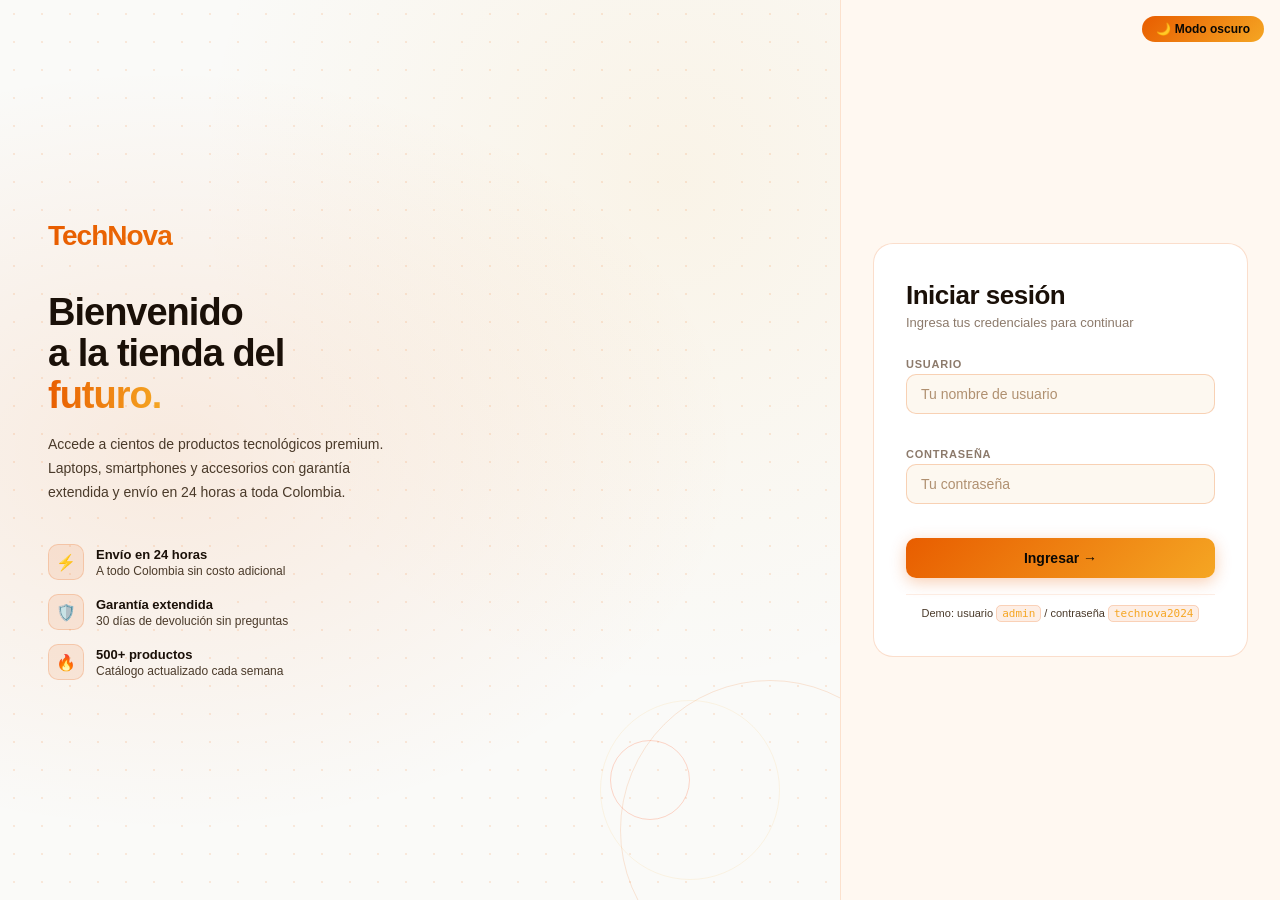
<file: login.html>
<!DOCTYPE html>
<html lang="es">

<head>
  <meta charset="UTF-8" />
  <meta name="viewport" content="width=device-width, initial-scale=1.0" />
  <title>TechNova — Iniciar sesión</title>
  <script src="js/modo.js"></script>
  <link rel="stylesheet" href="css/styles.css" />
  <link rel="stylesheet" href="css/login.css" />
</head>

<body class="login-page">

  <button class="btn-tema-login" id="btn-tema-login">🔥 Modo oscuro</button>

  <!-- LADO IZQUIERDO -->
  <div class="login-left">
    <div class="left-content">
      <div class="left-logo">TechNova</div>
      <h1 class="left-title">
        Bienvenido<br />a la tienda del<br /><span>futuro.</span>
      </h1>
      <p class="left-desc">
        Accede a cientos de productos tecnológicos premium.
        Laptops, smartphones y accesorios con garantía extendida
        y envío en 24 horas a toda Colombia.
      </p>
      <div class="left-features">
        <div class="feature">
          <div class="feature-icon">⚡</div>
          <div class="feature-text">
            <strong>Envío en 24 horas</strong>
            <span>A todo Colombia sin costo adicional</span>
          </div>
        </div>
        <div class="feature">
          <div class="feature-icon">🛡️</div>
          <div class="feature-text">
            <strong>Garantía extendida</strong>
            <span>30 días de devolución sin preguntas</span>
          </div>
        </div>
        <div class="feature">
          <div class="feature-icon">🔥</div>
          <div class="feature-text">
            <strong>500+ productos</strong>
            <span>Catálogo actualizado cada semana</span>
          </div>
        </div>
      </div>
    </div>
    <div class="deco-circle deco-1"></div>
    <div class="deco-circle deco-2"></div>
    <div class="deco-circle deco-3"></div>
  </div>

  <!-- LADO DERECHO -->
  <div class="login-right">
    <div class="login-card">
      <h2 class="card-title">Iniciar sesión</h2>
      <p class="card-sub">Ingresa tus credenciales para continuar</p>

      <form id="login-form" novalidate>
        <div class="form-group">
          <label class="form-label" for="input-usuario">Usuario</label>
          <input type="text" id="input-usuario" class="form-input" placeholder="Tu nombre de usuario"
            autocomplete="username" />
          <span class="form-error" id="error-usuario"></span>
        </div>
        <div class="form-group">
          <label class="form-label" for="input-contrasena">Contraseña</label>
          <input type="password" id="input-contrasena" class="form-input" placeholder="Tu contraseña"
            autocomplete="current-password" />
          <span class="form-error" id="error-contrasena"></span>
        </div>
        <div class="form-alert" id="login-alert" role="alert" aria-live="polite"></div>
        <button type="submit" class="btn-login" id="btn-ingresar">
          Ingresar →
        </button>
      </form>

      <p class="login-hint">
        Demo: usuario <code>admin</code> / contraseña <code>technova2024</code>
      </p>
    </div>
  </div>

  <script src="js/login.js"></script>
  <script>vincularToggleTema('btn-tema-login');</script>
</body>

</html>
</file>
<file: css/styles.css>
/* ── Variables de tema ── */
:root {
  --bg:          #fafaf8;
  --bg-alt:      #f5f0e8;
  --surface:     #ffffff;
  --surface-2:   #fdf8f0;
  --texto:       #1a1008;
  --texto-muted: #8c7a6b;
  --borde:       rgba(180,100,20,.2);
  --borde-soft:  rgba(180,100,20,.1);
  --acento:      #e85d00;
  --acento2:     #f5a623;
  --acento3:     #ff3d00;
  --btn-bg:      #e85d00;
  --btn-color:   #ffffff;
  --shadow:      0 1px 3px rgba(0,0,0,.08);
  --shadow-md:   0 4px 24px rgba(232,93,0,.18);
}

html.dark-mode {
  --bg:          #0a0805;
  --bg-alt:      #130f0a;
  --surface:     #1a1208;
  --surface-2:   #221a0e;
  --texto:       #f5f0e8;
  --texto-muted: #8c7a6b;
  --borde:       rgba(255,120,30,.15);
  --borde-soft:  rgba(255,120,30,.08);
  --acento:      #ff6b1a;
  --acento2:     #ffd166;
  --acento3:     #ff3d00;
  --btn-bg:      #ff6b1a;
  --btn-color:   #0a0805;
  --shadow:      0 1px 3px rgba(0,0,0,.6);
  --shadow-md:   0 4px 24px rgba(255,107,26,.2);
}

/* Transición suave al cambiar tema */
*, *::before, *::after {
  transition: background-color 250ms ease, color 250ms ease, border-color 250ms ease;
}



* {
  box-sizing: border-box;
  margin: 0;
  padding: 0;
}

body {
  font-family: sans-serif;
  font-size: 14px;
  color: var(--texto);
  background: var(--bg);
}


.app-page {
  display: flex;
  flex-direction: column;
  min-height: 100vh;
}

.app-layout {
  display: flex;
  flex: 1;
}

.app-main {
  flex: 1;
}


.hero {
  padding: 44px 36px;
  background: var(--surface);
  border-bottom: 1px solid var(--borde);
  position: relative;
  overflow: hidden;
}

.hero::before {
  content: '';
  position: absolute;
  top: -80px; right: -80px;
  width: 400px; height: 400px;
  background: radial-gradient(circle, rgba(232,93,0,.08), transparent 65%);
  pointer-events: none;
}

.hero h1 {
  font-size: 34px;
  font-weight: 900;
  letter-spacing: -1px;
  line-height: 1.1;
  margin-bottom: 12px;
}

.hero p {
  font-size: 14px;
  color: var(--texto-muted);
  margin-bottom: 22px;
  max-width: 460px;
  line-height: 1.65;
}

.hero-ctas .btn-primary {
  background: linear-gradient(135deg, var(--acento), var(--acento2));
  color: var(--bg);
  border: none;
  padding: 10px 22px;
  border-radius: 8px;
  font-size: 13px;
  font-weight: 700;
  cursor: pointer;
  box-shadow: 0 4px 16px rgba(232,93,0,.3);
  text-decoration: none;
  display: inline-block;
  transition: all .2s;
}

.hero-ctas .btn-primary:hover {
  transform: translateY(-2px);
  box-shadow: 0 6px 20px rgba(232,93,0,.4);
  opacity: 1;
  color: var(--bg);
}

.hero-ctas .btn-secondary {
  background: transparent;
  border: 1.5px solid var(--borde);
  color: var(--texto);
  padding: 10px 20px;
  border-radius: 8px;
  font-size: 13px;
  cursor: pointer;
  text-decoration: none;
  display: inline-block;
  transition: all .2s;
}

.hero-ctas .btn-secondary:hover {
  border-color: var(--acento);
  color: var(--acento);
  opacity: 1;
}

.stats-row {
  display: flex;
  border: 1px solid var(--borde);
  border-radius: 10px;
  overflow: hidden;
  width: fit-content;
  background: var(--surface-2);
}

.stat {
  padding: 10px 22px;
  text-align: center;
  border-right: 1px solid var(--borde);
}

.stat strong {
  display: block;
  font-size: 20px;
  font-weight: 900;
  background: linear-gradient(135deg, var(--acento), var(--acento2));
  -webkit-background-clip: text;
  -webkit-text-fill-color: transparent;
  background-clip: text;
}

.stat small { font-size: 11px; color: var(--texto-muted); }


.filter-bar {
  display: flex;
  align-items: center;
  gap: 8px;
  flex-wrap: wrap;
  padding: 12px 36px;
  background: var(--bg-alt);
  border-bottom: 1px solid var(--borde);
  margin: 0;
}

.cat-chip {
  border: 1.5px solid var(--borde);
  background: transparent;
  color: var(--texto-muted);
  border-radius: 20px;
  padding: 4px 12px;
  font-size: 12px;
  font-weight: 500;
  cursor: pointer;
  transition: all .15s;
}

.cat-chip:hover {
  border-color: var(--acento);
  color: var(--acento);
  background: transparent;
}

.cat-chip.active {
  background: linear-gradient(135deg, var(--acento), var(--acento2));
  border-color: transparent;
  color: var(--bg);
  font-weight: 700;
}


.products-section {
  padding: 14px 12px;
  border-bottom: 1px solid var(--borde-soft);
}

.section-header {
  display: flex;
  align-items: flex-start;
  justify-content: space-between;
  margin-bottom: 12px;
  gap: 8px;
}

.section-header h2 {
  font-size: 15px;
  margin-bottom: 2px;
}

.section-header p {
  font-size: 12px;
  color: var(--texto-muted);
}

.section-tag {
  border: 1px solid var(--borde);
  font-size: 10px;
  text-transform: uppercase;
  padding: 2px 7px;
  white-space: nowrap;
}


.products-grid {
  display: grid;
  grid-template-columns: repeat(auto-fill, minmax(190px, 1fr));
  gap: 10px;
}


.product-card {
  background: var(--surface);
  border: 1px solid var(--borde);
  border-radius: 12px;
  overflow: hidden;
  display: flex;
  flex-direction: column;
  box-shadow: var(--shadow);
  transition: all .2s;
}
.product-card:hover {
  transform: translateY(-4px);
  box-shadow: var(--shadow-md);
  border-color: rgba(232,93,0,.35);
}

.product-img-area {
  background: linear-gradient(135deg, var(--surface-2), rgba(232,93,0,.04));
  border-bottom: 1px solid var(--borde);
  padding: 18px 12px;
  text-align: center;
  min-height: 90px;
  display: flex;
  flex-direction: column;
  align-items: center;
  justify-content: center;
  gap: 6px;
}

.product-img-area strong {
  font-size: 13px;
}

.product-img-area small {
  font-size: 11px;
  color: var(--texto-muted);
}

.product-badge {
  background: linear-gradient(135deg, var(--acento), var(--acento2));
  color: var(--bg);
  font-size: 10px;
  font-weight: 700;
  padding: 2px 8px;
  border-radius: 20px;
  border: none;
}

.wc-label {
  border: 1px dashed var(--borde);
  font-size: 9px;
  text-transform: uppercase;
  padding: 1px 5px;
}

.product-body {
  padding: 9px;
  display: flex;
  flex-direction: column;
  gap: 4px;
  flex: 1;
}

.product-cat {
  font-size: 10px;
  font-weight: 700;
  text-transform: uppercase;
  letter-spacing: .05em;
  color: var(--acento);
}
.product-name {
  font-size: 13px;
  font-weight: bold;
}

.product-desc {
  font-size: 12px;
  color: var(--texto-muted);
  line-height: 1.4;
  flex: 1;
}

.product-footer {
  display: flex;
  align-items: center;
  justify-content: space-between;
  margin-top: 8px;
  padding-top: 8px;
  border-top: 1px solid var(--borde);
}

.product-price {
  font-size: 14px;
  font-weight: 900;
  background: linear-gradient(90deg, var(--acento), var(--acento2));
  -webkit-background-clip: text;
  -webkit-text-fill-color: transparent;
  background-clip: text;
}

.btn-add-cart {
  background: linear-gradient(135deg, var(--acento), var(--acento2));
  color: var(--bg);
  border: none;
  border-radius: 6px;
  padding: 5px 11px;
  font-size: 11px;
  font-weight: 700;
  cursor: pointer;
  transition: all .2s;
}

.btn-add-cart:hover {
  transform: translateY(-1px);
  box-shadow: 0 3px 10px rgba(232,93,0,.35);
  background: linear-gradient(135deg, var(--acento), var(--acento2));
  color: var(--bg);
}

.btn-add-cart.added {
  background: var(--btn-bg);
  color: var(--btn-color);
}
.section-tag {
  font-size: 10px;
  font-weight: 700;
  text-transform: uppercase;
  letter-spacing: .06em;
  padding: 3px 10px;
  border-radius: 20px;
  border: 1.5px solid var(--acento);
  color: var(--acento);
  white-space: nowrap;
  background: transparent;
}



.loading-msg {
  font-size: 13px;
  color: var(--texto-muted);
  padding: 10px 0;
}
/* ── Glow en hover modo oscuro ── */
html.dark-mode .product-card:hover {
  outline: 2px solid var(--acento);
  box-shadow: 0 0 10px var(--acento);
}

html.dark-mode .cat-chip.active {
  background: var(--acento);
  border-color: var(--acento);
  color: #fff;
}

html.dark-mode .btn-add-cart:hover {
  background: var(--acento);
  border-color: var(--acento);
  color: #fff;
}

@media (max-width: 700px) {
  .app-sidebar {
    display: none;
  }

  .header-nav {
    display: none;
  }

  .footer-cols {
    grid-template-columns: 1fr 1fr;
  }
}
</file>
<file: css/login.css>
.login-page {
  display: flex;
  min-height: 100vh;
  background: #0a0805;
  position: relative;
  overflow: hidden;
}

.login-left {
  flex: 1;
  display: flex;
  flex-direction: column;
  justify-content: center;
  padding: 48px;
  position: relative;
  overflow: hidden;
}

.login-left::before {
  content: '';
  position: absolute;
  inset: 0;
  background:
    radial-gradient(ellipse at 20% 50%, rgba(232, 93, 0, .25) 0%, transparent 60%),
    radial-gradient(ellipse at 80% 20%, rgba(245, 166, 35, .15) 0%, transparent 50%),
    radial-gradient(ellipse at 60% 80%, rgba(255, 61, 0, .1) 0%, transparent 40%);
}

.login-left::after {
  content: '';
  position: absolute;
  inset: 0;
  background-image: radial-gradient(rgba(232, 93, 0, .12) 1px, transparent 1px);
  background-size: 28px 28px;
}

.left-content {
  position: relative;
  z-index: 2;
}

.left-logo {
  font-size: 28px;
  font-weight: 900;
  letter-spacing: -1px;
  background: linear-gradient(90deg, #e85d00, #f5a623);
  -webkit-background-clip: text;
  -webkit-text-fill-color: transparent;
  background-clip: text;
  margin-bottom: 40px;
}

.left-title {
  font-size: 38px;
  font-weight: 900;
  color: #f5f0e8;
  line-height: 1.1;
  letter-spacing: -1px;
  margin-bottom: 16px;
}

.left-title span {
  background: linear-gradient(90deg, #e85d00, #f5a623);
  -webkit-background-clip: text;
  -webkit-text-fill-color: transparent;
  background-clip: text;
}

.left-desc {
  font-size: 14px;
  color: #8c7a6b;
  line-height: 1.7;
  max-width: 340px;
  margin-bottom: 40px;
}

.left-features {
  display: flex;
  flex-direction: column;
  gap: 14px;
}

.feature {
  display: flex;
  align-items: center;
  gap: 12px;
}

.feature-icon {
  width: 36px;
  height: 36px;
  border-radius: 10px;
  background: rgba(232, 93, 0, .12);
  border: 1px solid rgba(232, 93, 0, .25);
  display: flex;
  align-items: center;
  justify-content: center;
  font-size: 16px;
  flex-shrink: 0;
}

.feature-text strong {
  display: block;
  font-size: 13px;
  font-weight: 700;
  color: #f5f0e8;
}

.feature-text span {
  font-size: 12px;
  color: #8c7a6b;
}


.deco-circle {
  position: absolute;
  border-radius: 50%;
  border: 1px solid rgba(232, 93, 0, .15);
  animation: rotarDeco 20s linear infinite;
}

.deco-1 {
  width: 300px;
  height: 300px;
  bottom: -80px;
  right: -80px;
}

.deco-2 {
  width: 180px;
  height: 180px;
  bottom: 20px;
  right: 60px;
  animation-duration: 14s;
  animation-direction: reverse;
  border-color: rgba(245, 166, 35, .1);
}

.deco-3 {
  width: 80px;
  height: 80px;
  bottom: 80px;
  right: 150px;
  animation-duration: 8s;
  border-color: rgba(255, 61, 0, .2);
}

@keyframes rotarDeco {
  from {
    transform: rotate(0deg);
  }

  to {
    transform: rotate(360deg);
  }
}

.login-right {
  width: 440px;
  flex-shrink: 0;
  display: flex;
  align-items: center;
  justify-content: center;
  padding: 40px 32px;
  background: rgba(15, 10, 5, .6);
  backdrop-filter: blur(20px);
  border-left: 1px solid rgba(232, 93, 0, .15);
}

.login-card {
  width: 100%;
  background: rgba(26, 18, 8, .8);
  border: 1px solid rgba(232, 93, 0, .2);
  border-radius: 20px;
  padding: 36px 32px;
}

.card-title {
  font-size: 26px;
  font-weight: 900;
  color: #f5f0e8;
  letter-spacing: -.5px;
  margin-bottom: 4px;
}

.card-sub {
  font-size: 13px;
  color: #8c7a6b;
  margin-bottom: 28px;
}

.form-group {
  display: flex;
  flex-direction: column;
  gap: 4px;
  margin-bottom: 16px;
}

.form-label {
  font-size: 11px;
  font-weight: 700;
  text-transform: uppercase;
  letter-spacing: .07em;
  color: #8c7a6b;
}

.form-input {
  background: rgba(255, 255, 255, .05);
  border: 1px solid rgba(232, 93, 0, .2);
  border-radius: 10px;
  padding: 11px 14px;
  font-size: 14px;
  color: #f5f0e8;
  outline: none;
  font-family: sans-serif;
  transition: border-color .2s, box-shadow .2s;
}

.form-input::placeholder {
  color: #4a3a2a;
}

.form-input:focus {
  border-color: #e85d00;
  box-shadow: 0 0 0 3px rgba(232, 93, 0, .15);
}

.form-error {
  font-size: 11px;
  color: #ef4444;
  min-height: 14px;
}

.form-alert {
  font-size: 12px;
  padding: 10px 14px;
  border-radius: 10px;
  border: 1px solid rgba(232, 93, 0, .3);
  background: rgba(232, 93, 0, .08);
  color: #f5a623;
  margin-bottom: 12px;
  display: none;
}

.form-alert.show {
  display: block;
}

.btn-login {
  width: 100%;
  padding: 12px;
  background: linear-gradient(135deg, #e85d00, #f5a623);
  color: #0a0805;
  border: none;
  border-radius: 10px;
  font-size: 14px;
  font-weight: 700;
  cursor: pointer;
  font-family: sans-serif;
  margin-bottom: 16px;
  transition: all .2s;
  box-shadow: 0 4px 16px rgba(232, 93, 0, .3);
}

.btn-login:hover {
  transform: translateY(-2px);
  box-shadow: 0 6px 20px rgba(232, 93, 0, .4);
}

.btn-login:disabled {
  opacity: .5;
  cursor: not-allowed;
  transform: none;
}

.login-hint {
  font-size: 11px;
  color: #4a3a2a;
  text-align: center;
  padding-top: 12px;
  border-top: 1px solid rgba(232, 93, 0, .1);
}

.login-hint code {
  font-size: 11px;
  background: rgba(232, 93, 0, .1);
  color: #f5a623;
  border: 1px solid rgba(232, 93, 0, .2);
  border-radius: 5px;
  padding: 1px 5px;
}

.btn-tema-login {
  position: absolute;
  top: 16px;
  right: 16px;
  background: linear-gradient(135deg, #e85d00, #f5a623);
  color: #0a0805;
  border: none;
  padding: 6px 14px;
  border-radius: 20px;
  font-size: 12px;
  font-weight: 700;
  cursor: pointer;
  z-index: 10;
}

html:not(.dark-mode) .login-page {
  background: #fafaf8;
}

html:not(.dark-mode) .login-left::before {
  background:
    radial-gradient(ellipse at 20% 50%, rgba(232, 93, 0, .1) 0%, transparent 60%),
    radial-gradient(ellipse at 80% 20%, rgba(245, 166, 35, .08) 0%, transparent 50%);
}

html:not(.dark-mode) .login-right {
  background: rgba(255, 248, 240, .9);
  border-left-color: rgba(232, 93, 0, .15);
}

html:not(.dark-mode) .login-card {
  background: #ffffff;
  border-color: rgba(232, 93, 0, .2);
}

html:not(.dark-mode) .left-title {
  color: #1a1008;
}

html:not(.dark-mode) .card-title {
  color: #1a1008;
}

html:not(.dark-mode) .form-input {
  background: #fdf8f0;
  color: #1a1008;
  border-color: rgba(232, 93, 0, .25);
}

html:not(.dark-mode) .form-input::placeholder {
  color: #b09070;
 }

  html:not(.dark-mode) .feature-text strong {
    color: #1a1008;
  }

  html:not(.dark-mode) .feature-text span {
    color: #4a3a2a;
  }

  html:not(.dark-mode) .feature-icon {
    background: rgba(232, 93, 0, .1);
    border-color: rgba(232, 93, 0, .2);
  }

  html:not(.dark-mode) .left-desc {
    color: #4a3a2a;
  }
</file>
